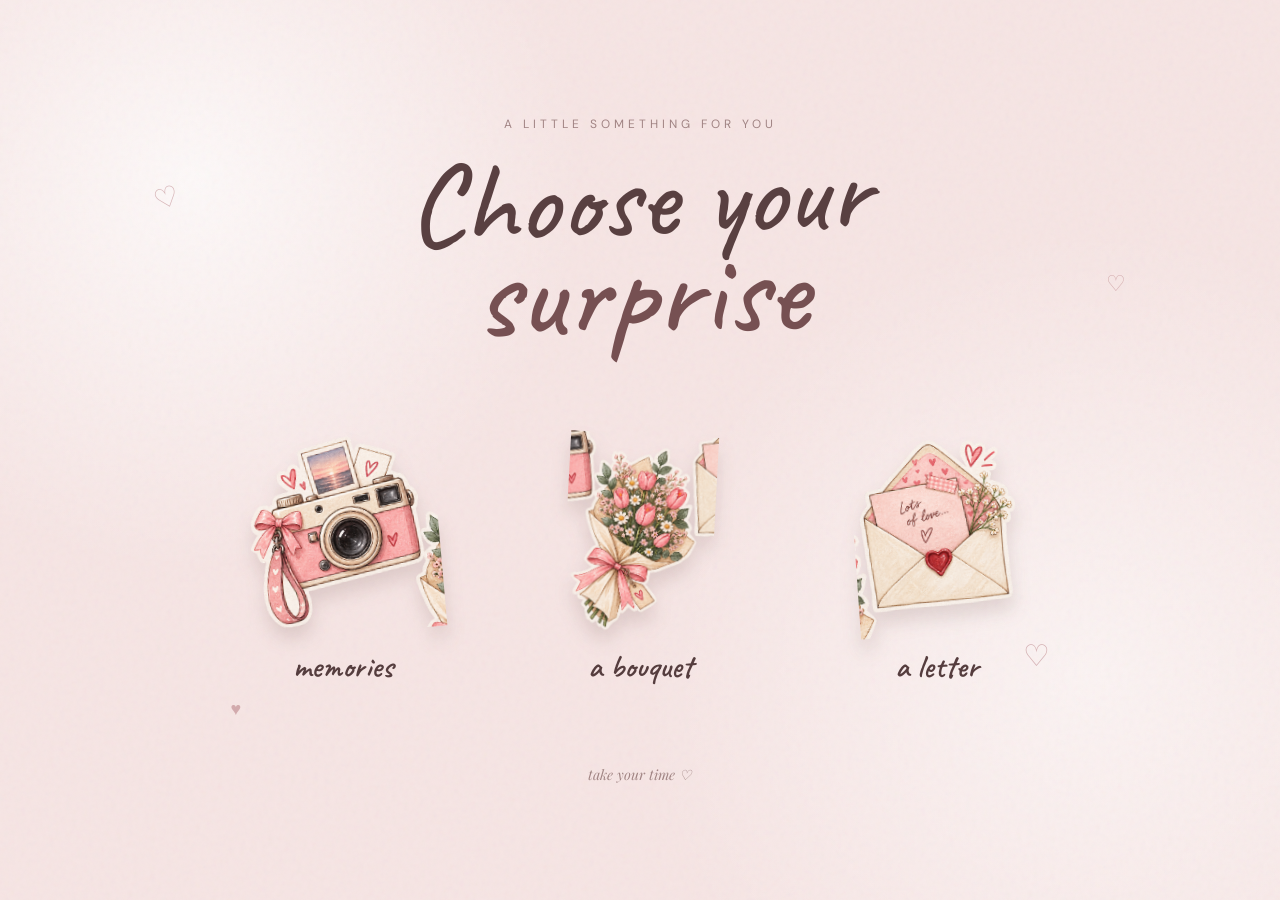
<file: index.html>
<!DOCTYPE html>
<html lang="en">

<head>
  <meta charset="UTF-8">

  <meta name="viewport" content="width=device-width, initial-scale=1.0">

  <title>Our Little Story ♡</title>

  <!-- Google Fonts -->
  <link rel="preconnect" href="https://fonts.googleapis.com">

  <link rel="preconnect" href="https://fonts.gstatic.com" crossorigin>

  <link
    href="https://fonts.googleapis.com/css2?family=Caveat:wght@400;500;600;700&family=DM+Sans:wght@400;500&family=Playfair+Display:ital,wght@0,400;1,400&display=swap"
    rel="stylesheet">

  <!-- CSS -->
  <link rel="stylesheet" href="style.css">
</head>


<body>

  <!-- =========================================
         DECORATIVE HEARTS
    ========================================== -->

  <div class="decor-heart heart-1">♡</div>

  <div class="decor-heart heart-2">♡</div>

  <div class="decor-heart heart-3">♥</div>

  <div class="decor-heart heart-4">♡</div>


  <!-- =========================================
         OPENING PAGE
    ========================================== -->

  <main class="opening-page">


    <!-- Paper texture -->

    <div class="paper-grain"></div>


    <!-- Main content -->

    <section class="opening-content">


      <!-- Small heading -->

      <p class="intro-text">
        a little something for you
      </p>


      <!-- Main title -->

      <h1 class="main-title">

        Choose your

        <span>
          surprise
        </span>

      </h1>


      <!-- =================================
                 THREE SURPRISE OPTIONS
            ================================= -->

      <div class="surprise-options">


        <!-- =============================
                     CAMERA / MEMORIES
                ============================== -->

        <button class="surprise-card camera-card" onclick="selectSurprise('camera')">

          <div class="illustration">

            <img src="assets/camera.png" alt="Camera">

          </div>


          <span class="choice-name">
            memories
          </span>


          <span class="choice-hint">
            little moments
          </span>

        </button>



        <!-- =============================
                     BOUQUET
                ============================== -->

        <button class="surprise-card bouquet-card" onclick="selectSurprise('bouquet')">

          <div class="illustration">

            <img src="assets/bouquet.png" alt="Bouquet">

          </div>


          <span class="choice-name">
            a bouquet
          </span>


          <span class="choice-hint">
            just for you
          </span>

        </button>



        <!-- =============================
                     LETTER / ENVELOPE
                ============================== -->

        <button class="surprise-card envelope-card" onclick="selectSurprise('letter')">

          <div class="illustration">

            <img src="assets/envelope.png" alt="Letter">

          </div>


          <span class="choice-name">
            a letter
          </span>


          <span class="choice-hint">
            from my heart
          </span>

        </button>


      </div>


      <!-- =================================
                 BOTTOM TEXT
            ================================== -->

      <p class="bottom-note">
        take your time ♡
      </p>


    </section>


  </main>


  <!-- =========================================
         JAVASCRIPT
    ========================================== -->

  <script src="script.js"></script>

</body>

</html>
</file>
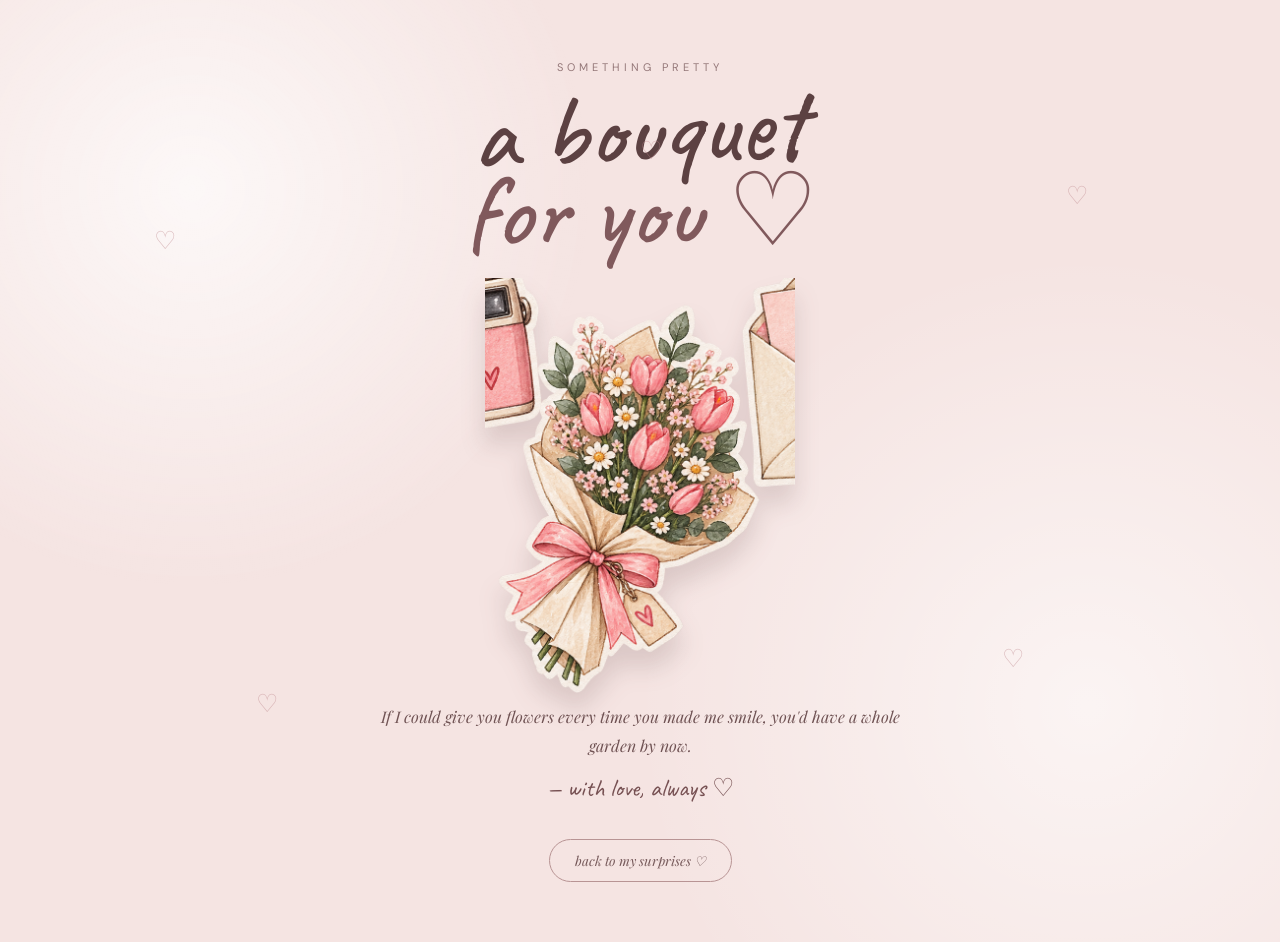
<file: bouquet.html>
<!DOCTYPE html>
<html lang="en">

<head>

  <meta charset="UTF-8">

  <meta name="viewport" content="width=device-width, initial-scale=1.0">

  <title>A Bouquet For You ♡</title>

  <link rel="preconnect" href="https://fonts.googleapis.com">

  <link rel="preconnect" href="https://fonts.gstatic.com" crossorigin>

  <link
    href="https://fonts.googleapis.com/css2?family=Caveat:wght@400;500;600;700&family=DM+Sans:wght@400;500&family=Playfair+Display:ital@0;1&display=swap"
    rel="stylesheet">

  <link rel="stylesheet" href="style.css">

</head>


<body class="bouquet-body">


  <main class="bouquet-page">


    <!-- Small heading -->

    <p class="bouquet-small-title">
      something pretty
    </p>


    <!-- Main heading -->

    <h1 class="bouquet-title">
      a bouquet
      <span>for you ♡</span>
    </h1>


    <!-- Bouquet -->

    <div class="big-bouquet">

      <img src="assets/bouquet.png" alt="A bouquet">

    </div>


    <!-- Message -->

    <div class="bouquet-message">

      <p>
        If I could give you flowers
        every time you made me smile,
        you'd have a whole garden by now.
      </p>

      <span>
        — with love, always ♡
      </span>

    </div>


    <!-- Continue -->

    <button class="bouquet-continue" onclick="window.location.href='index.html'">
      back to my surprises ♡
    </button>


  </main>


  <!-- Floating petals -->

  <div class="petal petal-1">♡</div>
  <div class="petal petal-2">♡</div>
  <div class="petal petal-3">♡</div>
  <div class="petal petal-4">♡</div>
  <div class="petal petal-5">♡</div>


</body>

</html>
</file>
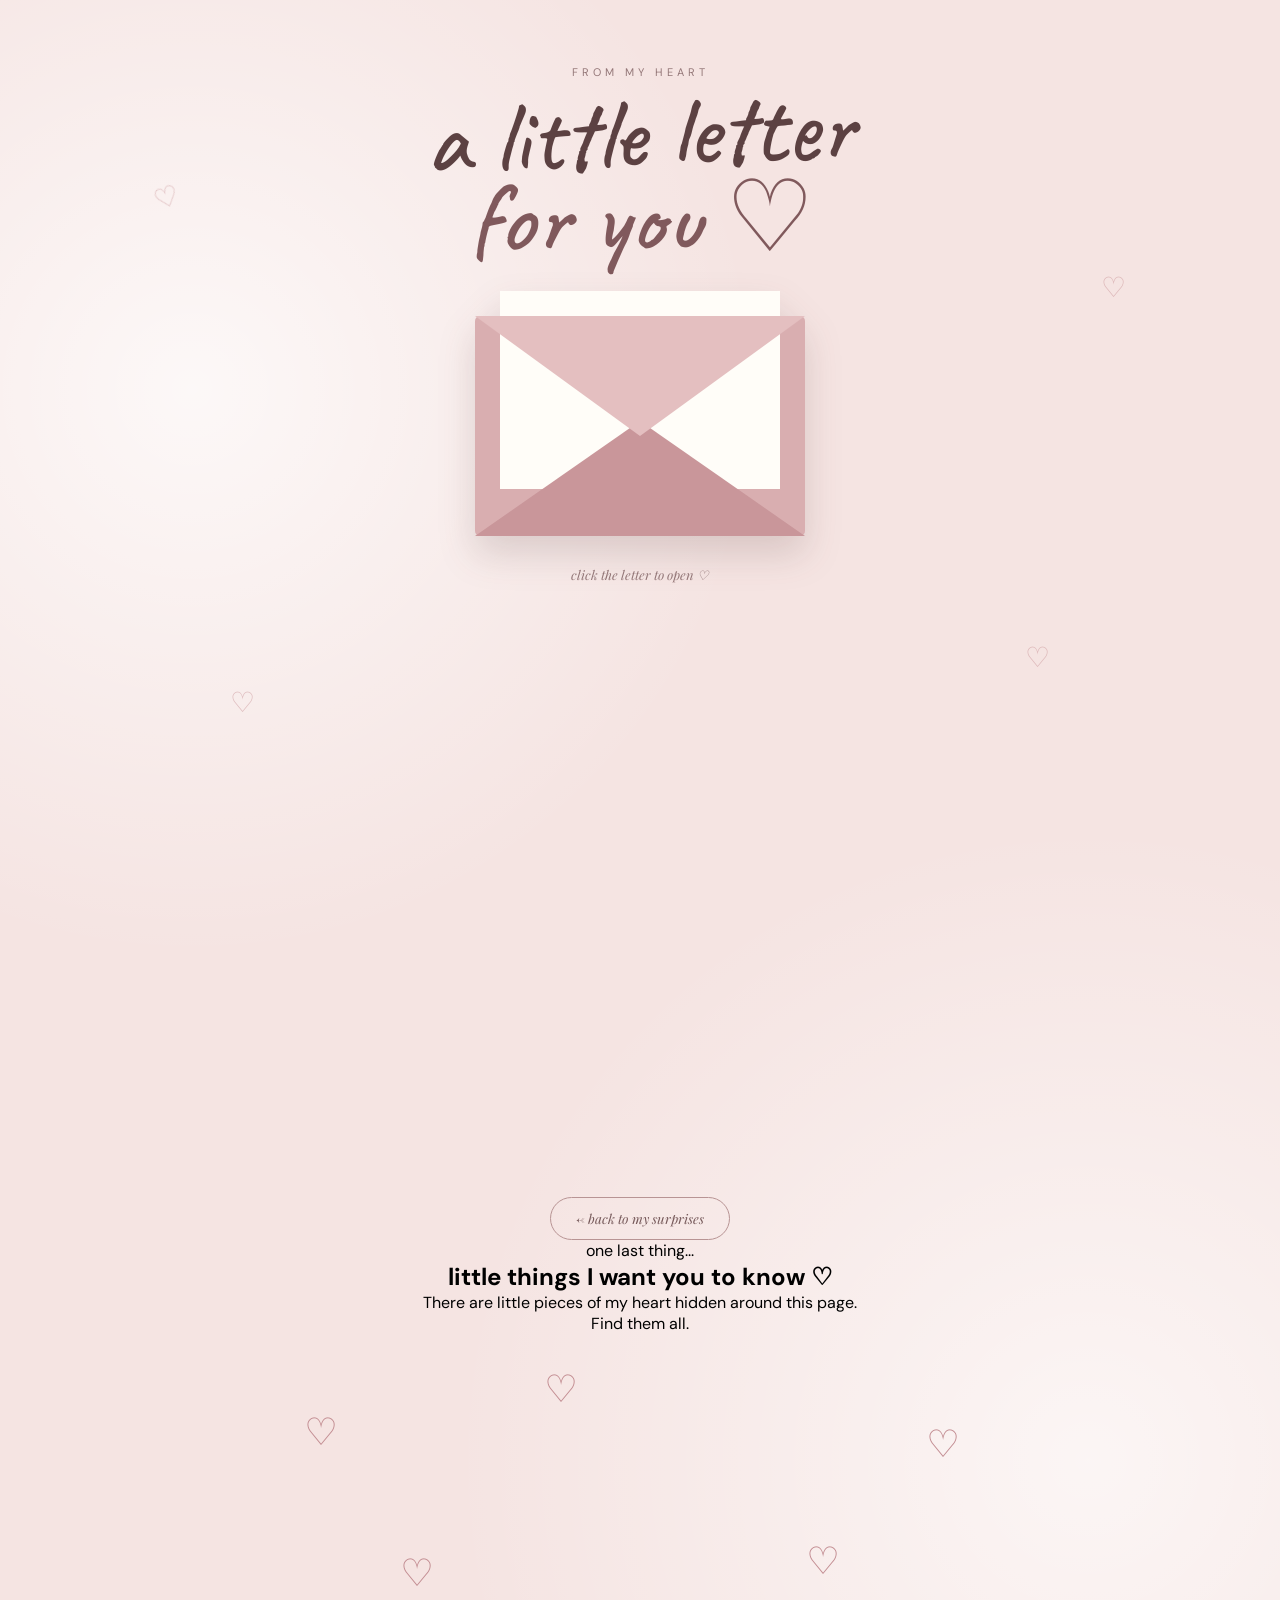
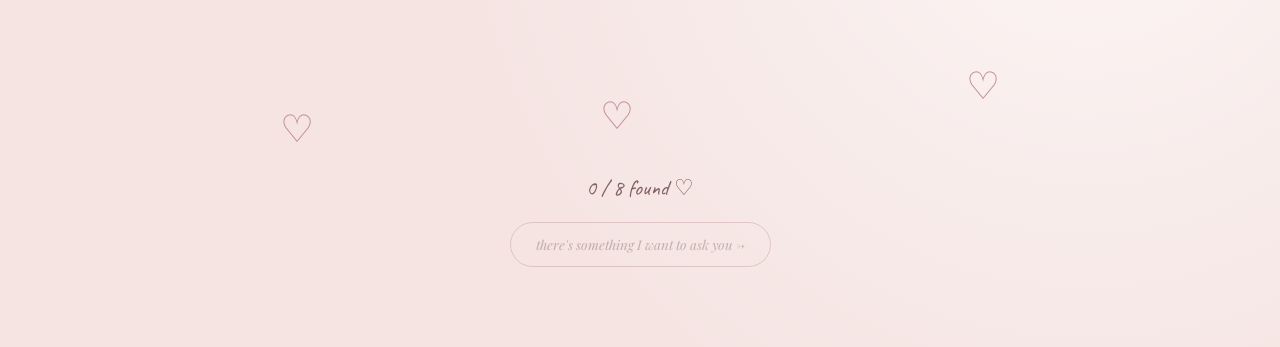
<file: letter.html>
<!DOCTYPE html>
<html lang="en">

<head>

  <meta charset="UTF-8">

  <meta name="viewport" content="width=device-width, initial-scale=1.0">

  <title>A Letter For You ♡</title>

  <link rel="preconnect" href="https://fonts.googleapis.com">

  <link rel="preconnect" href="https://fonts.gstatic.com" crossorigin>

  <link
    href="https://fonts.googleapis.com/css2?family=Caveat:wght@400;500;600;700&family=DM+Sans:wght@400;500&family=Playfair+Display:ital,wght@0,400;0,500;1,400;1,500&display=swap"
    rel="stylesheet">

  <link rel="stylesheet" href="style.css">

</head>


<body class="letter-body">


  <main class="letter-page">


    <!-- Small heading -->

    <p class="letter-small-title">
      from my heart
    </p>


    <!-- Main heading -->

    <h1 class="letter-title">
      a little letter
      <span>for you ♡</span>
    </h1>


    <!-- Envelope -->

    <div class="letter-envelope" id="letterEnvelope" onclick="openLetter()">

      <div class="envelope-back"></div>

      <div class="envelope-paper">

        <span>
          for you ♡
        </span>

      </div>

      <div class="envelope-front"></div>

      <div class="envelope-flap"></div>

    </div>


    <p class="open-hint" id="openHint">
      click the letter to open ♡
    </p>


    <!-- Actual letter -->

    <section class="letter-content" id="letterContent">

      <div class="letter-paper">

        <p class="letter-date">
          for my favourite person ♡
        </p>


        <h2>
          My Love,
        </h2>


        <div class="typewriter-text" id="typewriterText"></div>


        <p class="letter-signature">
          always yours,
          <br>
          <span>♡</span>
        </p>

      </div>

    </section>


    <button class="letter-back" onclick="window.location.href='index.html'">
      ← back to my surprises
    </button>


    <!-- =========================================
       HIDDEN MESSAGES
  ========================================= -->

    <section class="hidden-messages-section">

      <p class="hidden-messages-small">
        one last thing...
      </p>


      <h2 class="hidden-messages-title">
        little things
        <span>I want you to know ♡</span>
      </h2>


      <p class="hidden-messages-description">
        There are little pieces of my heart
        hidden around this page.
        <br>
        Find them all.
      </p>


      <div class="message-area">

        <button class="hidden-heart heart-message-1" onclick="showHiddenMessage(1)">
          ♡
        </button>


        <button class="hidden-heart heart-message-2" onclick="showHiddenMessage(2)">
          ♡
        </button>


        <button class="hidden-heart heart-message-3" onclick="showHiddenMessage(3)">
          ♡
        </button>


        <button class="hidden-heart heart-message-4" onclick="showHiddenMessage(4)">
          ♡
        </button>


        <button class="hidden-heart heart-message-5" onclick="showHiddenMessage(5)">
          ♡
        </button>


        <button class="hidden-heart heart-message-6" onclick="showHiddenMessage(6)">
          ♡
        </button>


        <button class="hidden-heart heart-message-7" onclick="showHiddenMessage(7)">
          ♡
        </button>


        <button class="hidden-heart heart-message-8" onclick="showHiddenMessage(8)">
          ♡
        </button>

      </div>


      <p class="messages-counter">
        <span id="messageCount">0</span> / 8 found ♡
      </p>


      <button class="messages-next" id="messagesNext" onclick="goToFinalQuestion()">

        there's something I want to ask you →

      </button>

    </section>


    <!-- MESSAGE POPUP -->

    <div class="message-popup" id="messagePopup">

      <div class="message-popup-box">

        <button class="close-message" onclick="closeHiddenMessage()">

          ×

        </button>


        <div class="popup-heart">
          ♡
        </div>


        <p id="popupMessage"></p>

      </div>

    </div>




  </main>


  <!-- Floating hearts -->

  <div class="letter-heart heart-1">♡</div>
  <div class="letter-heart heart-2">♡</div>
  <div class="letter-heart heart-3">♡</div>
  <div class="letter-heart heart-4">♡</div>


  <script src="script.js"></script>

</body>

</html>
</file>
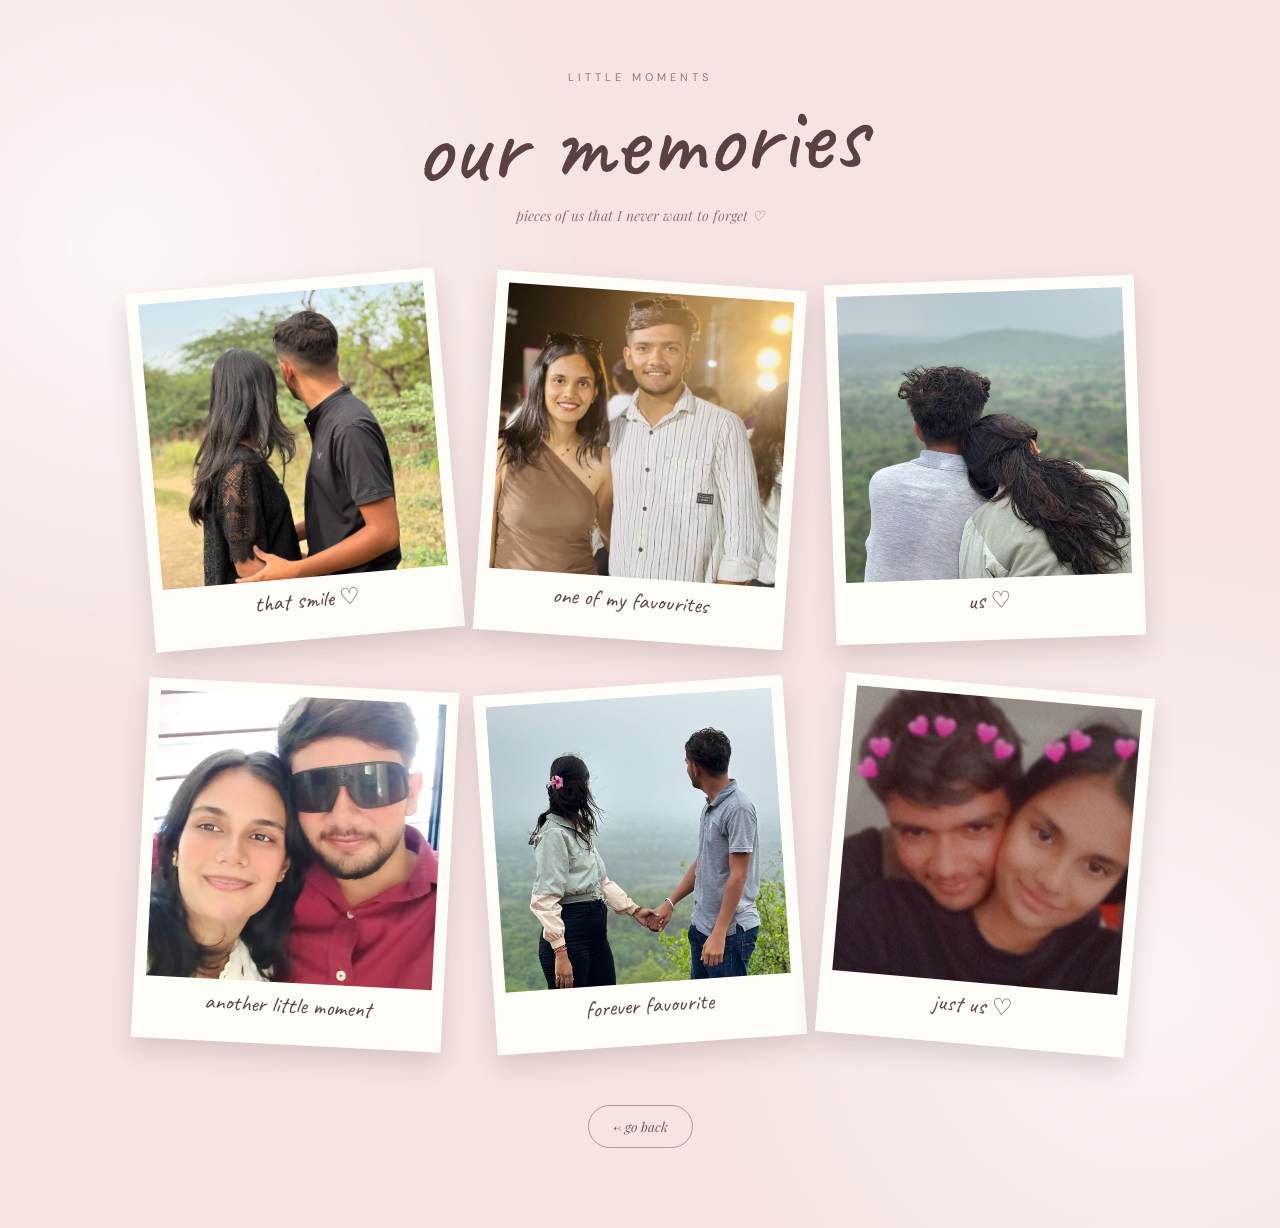
<file: memories.html>
<!DOCTYPE html>
<html lang="en">

<head>
  <meta charset="UTF-8">

  <meta name="viewport" content="width=device-width, initial-scale=1.0">

  <title>Our Memories ♡</title>

  <link rel="preconnect" href="https://fonts.googleapis.com">

  <link rel="preconnect" href="https://fonts.gstatic.com" crossorigin>

  <link
    href="https://fonts.googleapis.com/css2?family=Caveat:wght@400;500;600;700&family=DM+Sans:wght@400;500&family=Playfair+Display:ital@0;1&display=swap"
    rel="stylesheet">

  <link rel="stylesheet" href="style.css">
</head>


<body class="memories-body">

  <main class="memories-page">

    <p class="memories-small-title">
      little moments
    </p>

    <h1 class="memories-title">
      our memories
    </h1>

    <p class="memories-subtitle">
      pieces of us that I never want to forget ♡
    </p>


    <!-- PHOTO WALL -->

    <section class="photo-wall">

      <div class="polaroid polaroid-1">
        <img src="photos/photo1.jpg" alt="Our memory">
        <p>that smile ♡</p>
      </div>


      <div class="polaroid polaroid-2">
        <img src="photos/photo2.jpg" alt="Our memory">
        <p>one of my favourites</p>
      </div>


      <div class="polaroid polaroid-3">
        <img src="photos/photo3.jpg" alt="Our memory">
        <p>us ♡</p>
      </div>


      <div class="polaroid polaroid-4">
        <img src="photos/photo4.jpg" alt="Our memory">
        <p>another little moment</p>
      </div>


      <div class="polaroid polaroid-5">
        <img src="photos/photo5.jpg" alt="Our memory">
        <p>forever favourite</p>
      </div>


      <div class="polaroid polaroid-6">
        <img src="photos/photo6.jpg" alt="Our memory">
        <p>just us ♡</p>
      </div>

    </section>


    <button class="back-button" onclick="window.location.href='index.html'">

      ← go back

    </button>

  </main>


</body>

</html>
</file>
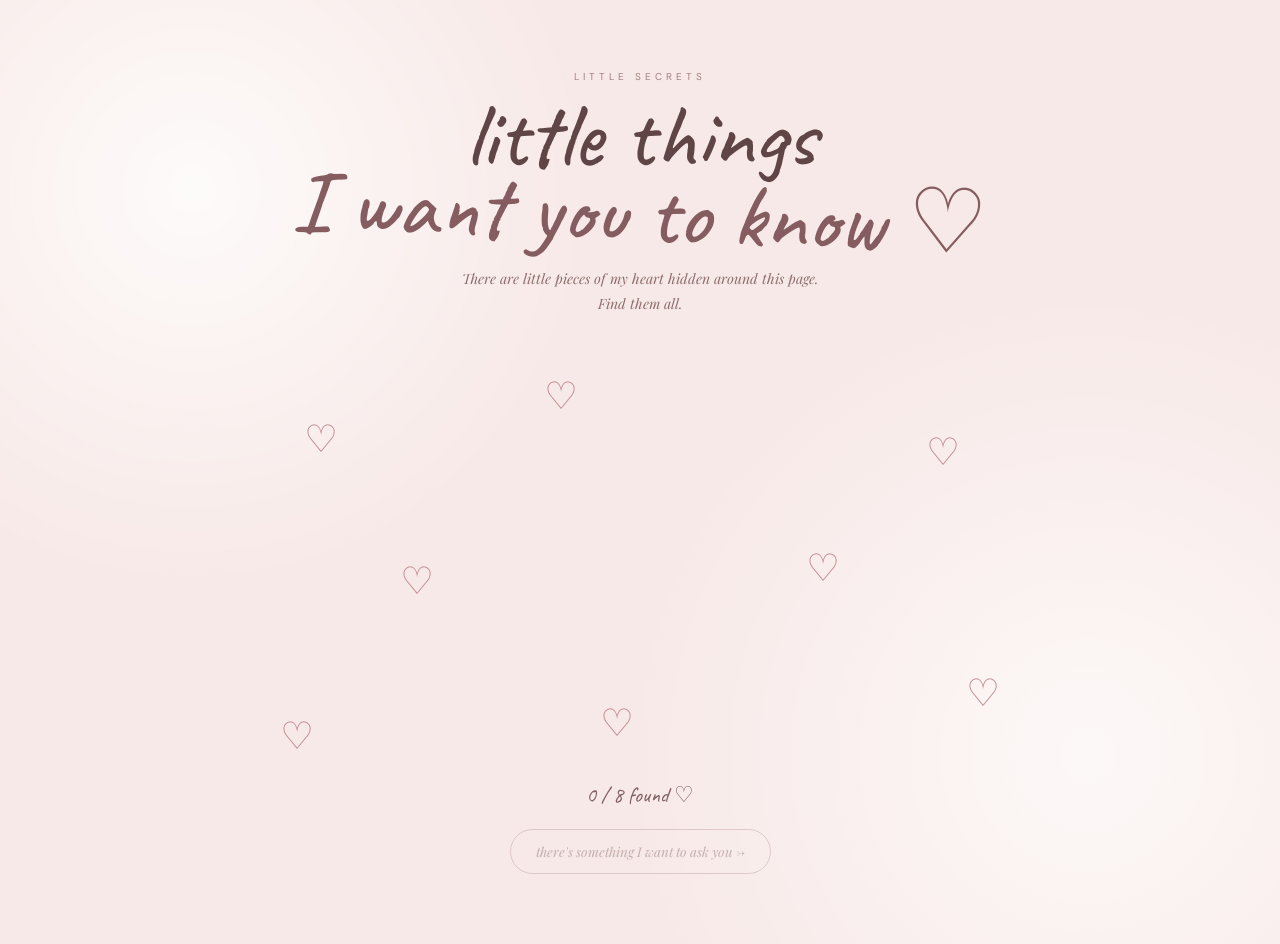
<file: messages.html>
<!DOCTYPE html>
<html lang="en">

<head>

  <meta charset="UTF-8">

  <meta name="viewport" content="width=device-width, initial-scale=1.0">

  <title>Little Things ♡</title>

  <link rel="preconnect" href="https://fonts.googleapis.com">

  <link rel="preconnect" href="https://fonts.gstatic.com" crossorigin>

  <link
    href="https://fonts.googleapis.com/css2?family=Caveat:wght@400;500;600;700&family=DM+Sans:wght@400;500&family=Playfair+Display:ital@0;1&display=swap"
    rel="stylesheet">

  <link rel="stylesheet" href="style.css">

</head>


<body class="messages-body">


  <main class="messages-page">


    <p class="messages-small-title">
      little secrets
    </p>


    <h1 class="messages-title">
      little things
      <span>I want you to know ♡</span>
    </h1>


    <p class="messages-description">
      There are little pieces of my heart
      hidden around this page.
      <br>
      Find them all.
    </p>


    <div class="message-area">


      <button class="hidden-heart heart-message-1" onclick="showHiddenMessage(1)">
        ♡
      </button>


      <button class="hidden-heart heart-message-2" onclick="showHiddenMessage(2)">
        ♡
      </button>


      <button class="hidden-heart heart-message-3" onclick="showHiddenMessage(3)">
        ♡
      </button>


      <button class="hidden-heart heart-message-4" onclick="showHiddenMessage(4)">
        ♡
      </button>


      <button class="hidden-heart heart-message-5" onclick="showHiddenMessage(5)">
        ♡
      </button>


      <button class="hidden-heart heart-message-6" onclick="showHiddenMessage(6)">
        ♡
      </button>


      <button class="hidden-heart heart-message-7" onclick="showHiddenMessage(7)">
        ♡
      </button>


      <button class="hidden-heart heart-message-8" onclick="showHiddenMessage(8)">
        ♡
      </button>


    </div>


    <p class="messages-counter">
      <span id="messageCount">0</span> / 8 found ♡
    </p>


    <button class="messages-next" id="messagesNext" onclick="goToFinalQuestion()">

      there's something I want to ask you →

    </button>


  </main>


  <!-- Popup -->

  <div class="message-popup" id="messagePopup">

    <div class="message-popup-box">

      <button class="close-message" onclick="closeHiddenMessage()">
        ×
      </button>

      <div class="popup-heart">
        ♡
      </div>

      <p id="popupMessage"></p>

    </div>

  </div>


  <script src="script.js"></script>

</body>

</html>
</file>
<file: style.css>
/* =========================================
   RESET
========================================= */

* {
  margin: 0;
  padding: 0;
  box-sizing: border-box;
}

html,
body {
  width: 100%;
  min-height: 100%;
}

body {
  font-family: "DM Sans", sans-serif;
  overflow-x: hidden;
}


/* =========================================
   OPENING PAGE
========================================= */

.opening-page {
  position: relative;

  width: 100%;
  min-height: 100vh;

  display: flex;
  justify-content: center;
  align-items: center;

  overflow: hidden;

  background:
    radial-gradient(circle at 15% 20%,
      rgba(255, 255, 255, 0.75),
      transparent 30%),

    radial-gradient(circle at 85% 75%,
      rgba(255, 255, 255, 0.55),
      transparent 35%),

    #f6e5e4;
}


/* =========================================
   PAPER TEXTURE
========================================= */

.paper-grain {
  position: absolute;
  inset: 0;

  pointer-events: none;

  opacity: 0.12;

  background-image:
    url("data:image/svg+xml,%3Csvg viewBox='0 0 200 200' xmlns='http://www.w3.org/2000/svg'%3E%3Cfilter id='noise'%3E%3CfeTurbulence type='fractalNoise' baseFrequency='.8' numOctaves='3' stitchTiles='stitch'/%3E%3C/filter%3E%3Crect width='100%25' height='100%25' filter='url(%23noise)' opacity='.35'/%3E%3C/svg%3E");

  mix-blend-mode: multiply;

  z-index: 1;
}


/* =========================================
   MAIN CONTENT
========================================= */

.opening-content {
  position: relative;

  z-index: 5;

  width: min(1150px, 94%);

  padding: 50px 20px;

  text-align: center;
}


/* =========================================
   SMALL TOP TEXT
========================================= */

.intro-text {
  font-family: "DM Sans", sans-serif;

  font-size: 12px;

  letter-spacing: 4px;

  text-transform: uppercase;

  color: #8c6c6c;

  margin-bottom: 22px;

  opacity: 0.8;
}


/* =========================================
   MAIN TITLE
========================================= */

.main-title {
  font-family: "Caveat", cursive;

  font-size: clamp(70px, 9vw, 125px);

  font-weight: 500;

  line-height: 0.78;

  color: #594041;

  transform: rotate(-2deg);

  margin-bottom: 75px;
}

.main-title span {
  display: block;

  font-size: 1.08em;

  color: #765052;

  transform: rotate(1deg);
}


/* =========================================
   SURPRISE OPTIONS
========================================= */

.surprise-options {
  display: flex;

  justify-content: center;

  align-items: flex-end;

  gap: clamp(25px, 6vw, 100px);
}


/* =========================================
   SURPRISE CARD
========================================= */

.surprise-card {
  position: relative;

  width: 220px;
  min-height: 290px;

  display: flex;

  flex-direction: column;

  align-items: center;

  justify-content: flex-end;

  border: none;

  background: transparent;

  cursor: pointer;

  color: #594041;

  font-family: inherit;

  transition:
    transform 0.45s cubic-bezier(0.2,
      0.8,
      0.2,
      1);
}


/* =========================================
   HOVER EFFECT
========================================= */

.surprise-card:hover {
  transform:
    translateY(-18px) rotate(-2deg);
}

.bouquet-card:hover {
  transform:
    translateY(-20px) rotate(2deg);
}

.envelope-card:hover {
  transform:
    translateY(-18px) rotate(-3deg);
}


/* =========================================
   ILLUSTRATION
========================================= */

.illustration {
  width: 200px;
  height: 200px;

  display: flex;

  justify-content: center;
  align-items: center;

  position: relative;

  transition:
    transform 0.45s ease;
}

.illustration img {
  display: block;

  width: auto;
  height: auto;

  max-width: 100%;
  max-height: 100%;

  object-fit: contain;

  filter:
    drop-shadow(0 12px 9px rgba(84, 52, 50, 0.15));
}


/* =========================================
   INDIVIDUAL OBJECT ROTATIONS
========================================= */

.camera-card .illustration {
  transform: rotate(-5deg);
}

.bouquet-card .illustration {
  transform: rotate(3deg);
}

.envelope-card .illustration {
  transform: rotate(-4deg);
}


/* =========================================
   ILLUSTRATION HOVER
========================================= */

.surprise-card:hover .illustration {
  transform:
    scale(1.08) rotate(-2deg);
}


/* =========================================
   TEXT UNDER OBJECTS
========================================= */

.choice-name {
  display: block;

  font-family: "Caveat", cursive;

  font-size: 32px;

  font-weight: 600;

  margin-top: 12px;

  color: #553d3e;
}

.choice-hint {
  display: block;

  margin-top: 2px;

  font-family:
    "Playfair Display",
    serif;

  font-size: 12px;

  font-style: italic;

  color: #967778;

  opacity: 0;

  transform: translateY(6px);

  transition:
    opacity 0.3s ease,
    transform 0.3s ease;
}

.surprise-card:hover .choice-hint {
  opacity: 1;

  transform: translateY(0);
}


/* =========================================
   BOTTOM TEXT
========================================= */

.bottom-note {
  margin-top: 60px;

  font-family:
    "Playfair Display",
    serif;

  font-size: 14px;

  font-style: italic;

  color: #8c6d6c;

  opacity: 0.8;
}


/* =========================================
   DECORATIVE HEARTS
========================================= */

.decor-heart {
  position: absolute;

  z-index: 3;

  font-family: "Caveat", cursive;

  color: #b77d82;

  font-size: 28px;

  opacity: 0.55;

  pointer-events: none;

  animation:
    gentleFloat 5s ease-in-out infinite;
}

.heart-1 {
  top: 16%;
  left: 12%;

  transform: rotate(-20deg);
}

.heart-2 {
  top: 28%;
  right: 13%;

  font-size: 22px;

  animation-delay: 1s;
}

.heart-3 {
  bottom: 20%;
  left: 17%;

  font-size: 18px;

  animation-delay: 2s;
}

.heart-4 {
  bottom: 17%;
  right: 18%;

  font-size: 30px;

  animation-delay: 3s;
}


/* =========================================
   HEART ANIMATION
========================================= */

@keyframes gentleFloat {

  0%,
  100% {
    transform:
      translateY(0) rotate(-10deg);
  }

  50% {
    transform:
      translateY(-10px) rotate(8deg);
  }
}


/* =========================================
   CLICK ANIMATION
========================================= */

.surprise-card.clicked {
  animation:
    chooseItem 0.7s ease forwards;
}

@keyframes chooseItem {

  0% {
    transform:
      scale(1) rotate(0);
  }

  40% {
    transform:
      scale(1.12) rotate(-4deg);
  }

  100% {
    transform:
      scale(0.96) rotate(0);

    opacity: 0.7;
  }
}


/* =========================================
   TABLET
========================================= */

@media (max-width: 850px) {

  .surprise-options {
    gap: 10px;
  }

  .surprise-card {
    width: 180px;
  }

  .illustration {
    width: 160px;
    height: 160px;
  }
}


/* =========================================
   MOBILE
========================================= */

@media (max-width: 600px) {

  .opening-page {
    min-height: 100svh;
  }

  .opening-content {
    padding:
      40px 10px;
  }

  .intro-text {
    font-size: 9px;

    letter-spacing: 3px;

    margin-bottom: 18px;
  }

  .main-title {
    font-size: 70px;

    margin-bottom: 35px;
  }

  .surprise-options {
    width: 100%;

    gap: 0;

    align-items: flex-end;
  }

  .surprise-card {
    width: 33.333%;

    min-height: 210px;
  }

  .illustration {
    width: 105px;
    height: 115px;
  }

  .choice-name {
    font-size: 24px;

    margin-top: 8px;
  }

  .choice-hint {
    display: none;
  }

  .bottom-note {
    margin-top: 35px;

    font-size: 12px;
  }

  .decor-heart {
    font-size: 20px;
  }

  .heart-1 {
    left: 5%;
  }

  .heart-2 {
    right: 5%;
  }

  .heart-3 {
    left: 8%;
  }

  .heart-4 {
    right: 8%;
  }
}
/* =========================================
   MEMORIES PAGE
========================================= */

.memories-body {
  background: #f5e4e2;
  min-height: 100vh;
  overflow-x: hidden;
}


.memories-page {
  min-height: 100vh;

  padding: 70px 30px 80px;

  text-align: center;

  background:
    radial-gradient(circle at 10% 20%,
      rgba(255, 255, 255, 0.7),
      transparent 30%),

    radial-gradient(circle at 90% 80%,
      rgba(255, 255, 255, 0.6),
      transparent 30%);
}


/* Heading */

.memories-small-title {
  font-size: 11px;

  letter-spacing: 4px;

  text-transform: uppercase;

  color: #947778;

  margin-bottom: 12px;
}


.memories-title {
  font-family: "Caveat", cursive;

  font-size: clamp(65px, 8vw, 105px);

  font-weight: 500;

  line-height: 0.9;

  color: #5c4142;

  transform: rotate(-2deg);
}


.memories-subtitle {
  font-family: "Playfair Display", serif;

  font-style: italic;

  font-size: 14px;

  color: #947778;

  margin-top: 18px;

  margin-bottom: 55px;
}


/* =========================================
   PHOTO WALL
========================================= */

.photo-wall {
  width: min(1000px, 95%);

  margin: auto;

  display: grid;

  grid-template-columns:
    repeat(3, 1fr);

  gap: 45px 35px;

  align-items: center;
}


/* =========================================
   POLAROID
========================================= */

.polaroid {
  background: #fffdf8;

  padding: 12px 12px 25px;

  box-shadow:
    0 12px 25px rgba(70, 45, 45, 0.16);

  transition:
    transform 0.35s ease,
    box-shadow 0.35s ease;
}


.polaroid img {
  display: block;

  width: 100%;

  aspect-ratio: 1 / 1;

  object-fit: cover;
}


.polaroid p {
  font-family: "Caveat", cursive;

  font-size: 23px;

  color: #604546;

  margin-top: 8px;
}


/* Different handmade rotations */

.polaroid-1 {
  transform: rotate(-5deg);
}

.polaroid-2 {
  transform: rotate(4deg);
}

.polaroid-3 {
  transform: rotate(-2deg);
}

.polaroid-4 {
  transform: rotate(3deg);
}

.polaroid-5 {
  transform: rotate(-4deg);
}

.polaroid-6 {
  transform: rotate(5deg);
}


/* Hover */

.polaroid:hover {
  transform:
    translateY(-12px) rotate(0deg);

  box-shadow:
    0 20px 35px rgba(70, 45, 45, 0.22);

  z-index: 5;
}


/* =========================================
   BACK BUTTON
========================================= */

.back-button {
  margin-top: 60px;

  padding: 12px 24px;

  border: 1px solid #b89494;

  border-radius: 30px;

  background: transparent;

  color: #76595a;

  font-family: "Playfair Display", serif;

  font-style: italic;

  cursor: pointer;

  transition: 0.3s ease;
}


.back-button:hover {
  background: #76595a;

  color: white;

  transform: translateY(-3px);
}


/* =========================================
   MOBILE
========================================= */

@media (max-width: 700px) {

  .memories-page {
    padding: 45px 15px 60px;
  }

  .memories-title {
    font-size: 65px;
  }

  .memories-subtitle {
    margin-bottom: 35px;
  }

  .photo-wall {
    grid-template-columns: repeat(2, 1fr);

    gap: 28px 18px;
  }

  .polaroid {
    padding: 8px 8px 18px;
  }

  .polaroid p {
    font-size: 18px;
  }

}


@media (max-width: 430px) {

  .photo-wall {
    grid-template-columns: 1fr 1fr;

    gap: 22px 12px;
  }

  .polaroid p {
    font-size: 16px;
  }

}
/* =========================================
   BOUQUET PAGE
========================================= */

.bouquet-body {

  min-height: 100vh;

  background: #f5e4e2;

  overflow-x: hidden;
}


.bouquet-page {

  position: relative;

  min-height: 100vh;

  display: flex;

  flex-direction: column;

  align-items: center;

  justify-content: center;

  text-align: center;

  padding: 60px 20px;

  background:
    radial-gradient(circle at 15% 20%,
      rgba(255, 255, 255, 0.75),
      transparent 30%),

    radial-gradient(circle at 85% 75%,
      rgba(255, 255, 255, 0.6),
      transparent 35%);
}


/* =========================================
   SMALL TITLE
========================================= */

.bouquet-small-title {

  font-size: 11px;

  letter-spacing: 4px;

  text-transform: uppercase;

  color: #947778;

  margin-bottom: 15px;
}


/* =========================================
   TITLE
========================================= */

.bouquet-title {

  font-family: "Caveat", cursive;

  font-size: clamp(65px, 8vw, 105px);

  font-weight: 500;

  line-height: 0.8;

  color: #5c4142;

  transform: rotate(-2deg);

  margin-bottom: 25px;
}


.bouquet-title span {

  display: block;

  color: #80595c;

  transform: rotate(2deg);
}


/* =========================================
   BOUQUET IMAGE
========================================= */

.big-bouquet {

  width: min(420px, 75vw);

  height: 420px;

  display: flex;

  align-items: center;

  justify-content: center;

  animation:
    bouquetFloat 4s ease-in-out infinite;
}


.big-bouquet img {

  width: 100%;

  height: 100%;

  object-fit: contain;

  filter:
    drop-shadow(0 18px 12px rgba(80, 50, 50, 0.16));
}


/* =========================================
   FLOATING BOUQUET
========================================= */

@keyframes bouquetFloat {

  0%,
  100% {

    transform:
      translateY(0) rotate(-1deg);

  }

  50% {

    transform:
      translateY(-12px) rotate(1deg);

  }

}


/* =========================================
   MESSAGE
========================================= */

.bouquet-message {

  max-width: 520px;

  margin-top: 5px;

  color: #705354;
}


.bouquet-message p {

  font-family:
    "Playfair Display",
    serif;

  font-size: 16px;

  line-height: 1.8;

  font-style: italic;
}


.bouquet-message span {

  display: block;

  margin-top: 12px;

  font-family: "Caveat", cursive;

  font-size: 25px;

  color: #765052;
}


/* =========================================
   BUTTON
========================================= */

.bouquet-continue {

  margin-top: 35px;

  padding: 12px 25px;

  border: 1px solid #b89494;

  border-radius: 30px;

  background: transparent;

  color: #76595a;

  font-family:
    "Playfair Display",
    serif;

  font-style: italic;

  cursor: pointer;

  transition: all 0.3s ease;
}


.bouquet-continue:hover {

  background: #76595a;

  color: white;

  transform: translateY(-3px);

}


/* =========================================
   FLOATING HEARTS
========================================= */

.petal {

  position: fixed;

  color: #bd858b;

  font-family: "Caveat", cursive;

  font-size: 25px;

  opacity: 0.5;

  pointer-events: none;

  animation:
    floatingPetal 5s ease-in-out infinite;
}


.petal-1 {

  left: 12%;

  top: 25%;

  animation-delay: 0s;
}


.petal-2 {

  right: 15%;

  top: 20%;

  animation-delay: 1s;
}


.petal-3 {

  left: 20%;

  bottom: 20%;

  animation-delay: 2s;
}


.petal-4 {

  right: 20%;

  bottom: 25%;

  animation-delay: 3s;
}


.petal-5 {

  left: 50%;

  top: 15%;

  animation-delay: 1.5s;
}


@keyframes floatingPetal {

  0%,
  100% {

    transform:
      translateY(0) rotate(0deg);

  }

  50% {

    transform:
      translateY(-15px) rotate(12deg);

  }

}


/* =========================================
   MOBILE
========================================= */

@media (max-width: 600px) {

  .bouquet-page {

    padding:
      45px 15px;
  }


  .bouquet-title {

    font-size: 65px;

    margin-bottom: 10px;
  }


  .big-bouquet {

    width: 300px;

    height: 300px;
  }


  .bouquet-message {

    max-width: 330px;
  }


  .bouquet-message p {

    font-size: 14px;

    line-height: 1.7;
  }


  .bouquet-message span {

    font-size: 22px;
  }

}
/* =========================================
   LETTER PAGE
========================================= */

.letter-body {

  min-height: 100vh;

  background: #f5e4e2;

  overflow-x: hidden;
}


.letter-page {

  min-height: 100vh;

  padding: 65px 20px 80px;

  text-align: center;

  display: flex;

  flex-direction: column;

  align-items: center;

  background:
    radial-gradient(circle at 15% 20%,
      rgba(255, 255, 255, 0.75),
      transparent 30%),

    radial-gradient(circle at 85% 75%,
      rgba(255, 255, 255, 0.65),
      transparent 35%);
}


/* =========================================
   TITLE
========================================= */

.letter-small-title {

  font-size: 11px;

  letter-spacing: 4px;

  text-transform: uppercase;

  color: #947778;

  margin-bottom: 12px;
}


.letter-title {

  font-family: "Caveat", cursive;

  font-size: clamp(60px, 8vw, 100px);

  font-weight: 500;

  line-height: 0.85;

  color: #5c4142;

  transform: rotate(-2deg);

  margin-bottom: 40px;
}


.letter-title span {

  display: block;

  color: #80595c;

  transform: rotate(2deg);
}


/* =========================================
   ENVELOPE
========================================= */

.letter-envelope {

  position: relative;

  width: 330px;

  height: 220px;

  cursor: pointer;

  margin-top: 15px;

  filter:
    drop-shadow(0 18px 18px rgba(75, 45, 45, 0.16));

  transition:
    transform 0.4s ease;
}


.letter-envelope:hover {

  transform:
    translateY(-8px) rotate(-1deg);
}


/* Envelope back */

.envelope-back {

  position: absolute;

  inset: 0;

  background: #d9aeb0;

  border-radius: 5px;

  z-index: 1;
}


/* Letter inside */

.envelope-paper {

  position: absolute;

  width: 85%;

  height: 90%;

  left: 7.5%;

  top: -25px;

  background: #fffdf8;

  z-index: 2;

  display: flex;

  justify-content: center;

  align-items: center;

  transition:
    transform 0.8s ease,
    top 0.8s ease;
}


.envelope-paper span {

  font-family: "Caveat", cursive;

  font-size: 25px;

  color: #765052;
}


/* Front */

.envelope-front {

  position: absolute;

  bottom: 0;

  left: 0;

  width: 0;

  height: 0;

  border-left:
    165px solid transparent;

  border-right:
    165px solid transparent;

  border-bottom:
    115px solid #c9969a;

  z-index: 4;
}


/* Flap */

.envelope-flap {

  position: absolute;

  top: 0;

  left: 0;

  width: 0;

  height: 0;

  border-left:
    165px solid transparent;

  border-right:
    165px solid transparent;

  border-top:
    120px solid #e4bfc0;

  transform-origin: top center;

  z-index: 5;

  transition:
    transform 0.8s ease;
}


/* =========================================
   OPEN ENVELOPE
========================================= */

.letter-envelope.open {

  transform:
    translateY(20px);
}


.letter-envelope.open .envelope-flap {

  transform:
    rotateX(180deg);

  z-index: 1;
}


.letter-envelope.open .envelope-paper {

  top: -145px;

  transform:
    translateY(-30px);

  z-index: 6;
}


/* =========================================
   OPEN HINT
========================================= */

.open-hint {

  font-family:
    "Playfair Display",
    serif;

  font-style: italic;

  color: #947778;

  font-size: 13px;

  margin-top: 30px;

  transition:
    opacity 0.4s ease;
}


.open-hint.hide {

  opacity: 0;
}


/* =========================================
   LETTER CONTENT
========================================= */

.letter-content {

  width: min(700px, 92vw);

  margin-top: 30px;

  opacity: 0;

  visibility: hidden;

  transform:
    translateY(30px);

  transition:
    opacity 1s ease,
    transform 1s ease,
    visibility 1s ease;
}


.letter-content.show {

  opacity: 1;

  visibility: visible;

  transform:
    translateY(0);
}


/* =========================================
   PAPER
========================================= */

.letter-paper {

  background: #fffdf8;

  padding:
    55px 65px;

  text-align: left;

  box-shadow:
    0 20px 45px rgba(75, 45, 45, 0.14);

  position: relative;
}


/* Little paper corners */

.letter-paper::before {

  content: "♡";

  position: absolute;

  top: 18px;

  right: 25px;

  font-size: 20px;

  color: #c89599;
}


.letter-date {

  font-family:
    "Playfair Display",
    serif;

  font-size: 13px;

  font-style: italic;

  color: #a17e7f;

  margin-bottom: 30px;
}


.letter-paper h2 {

  font-family:
    "Caveat",
    cursive;

  font-size: 38px;

  font-weight: 500;

  color: #65494a;

  margin-bottom: 20px;
}


/* =========================================
   TYPEWRITER
========================================= */

.typewriter-text {

  font-family:
    "Playfair Display",
    serif;

  font-size: 16px;

  line-height: 2;

  color: #654e4f;

  white-space: pre-line;

  min-height: 200px;
}


.typewriter-text::after {

  content: "|";

  animation:
    blinkCursor 0.8s infinite;

}


@keyframes blinkCursor {

  0%,
  50% {

    opacity: 1;

  }

  51%,
  100% {

    opacity: 0;

  }

}


/* =========================================
   SIGNATURE
========================================= */

.letter-signature {

  font-family:
    "Caveat",
    cursive;

  font-size: 28px;

  color: #765052;

  margin-top: 35px;

  text-align: right;
}


.letter-signature span {

  font-size: 35px;

  color: #bd858b;
}


/* =========================================
   BACK BUTTON
========================================= */

.letter-back {

  margin-top: 45px;

  padding:
    12px 25px;

  border:
    1px solid #b89494;

  border-radius: 30px;

  background: transparent;

  color: #76595a;

  font-family:
    "Playfair Display",
    serif;

  font-style: italic;

  cursor: pointer;

  transition:
    all 0.3s ease;
}


.letter-back:hover {

  background: #76595a;

  color: white;

  transform:
    translateY(-3px);
}


/* =========================================
   FLOATING HEARTS
========================================= */

.letter-heart {

  position: fixed;

  font-family:
    "Caveat",
    cursive;

  font-size: 28px;

  color: #c58b90;

  opacity: 0.5;

  animation:
    letterFloat 5s ease-in-out infinite;

  pointer-events: none;
}


.heart-1 {

  top: 20%;

  left: 12%;
}


.heart-2 {

  top: 30%;

  right: 12%;

  animation-delay: 1s;
}


.heart-3 {

  bottom: 20%;

  left: 18%;

  animation-delay: 2s;
}


.heart-4 {

  bottom: 25%;

  right: 18%;

  animation-delay: 3s;
}


@keyframes letterFloat {

  0%,
  100% {

    transform:
      translateY(0) rotate(0deg);

  }

  50% {

    transform:
      translateY(-15px) rotate(10deg);

  }

}


/* =========================================
   MOBILE
========================================= */

@media (max-width: 600px) {

  .letter-page {

    padding:
      45px 15px 70px;
  }


  .letter-title {

    font-size: 62px;

    margin-bottom: 25px;
  }


  .letter-envelope {

    width: 280px;

    height: 185px;
  }


  .envelope-front {

    border-left-width: 140px;

    border-right-width: 140px;

    border-bottom-width: 98px;
  }


  .envelope-flap {

    border-left-width: 140px;

    border-right-width: 140px;

    border-top-width: 100px;
  }


  .letter-paper {

    padding:
      35px 25px;
  }


  .typewriter-text {

    font-size: 14px;

    line-height: 1.9;
  }

}
/* =========================================
   HIDDEN MESSAGES PAGE
========================================= */

.messages-body {

  min-height: 100vh;

  background: #f7e9e7;

  overflow-x: hidden;
}


.messages-page {

  min-height: 100vh;

  padding: 70px 20px;

  text-align: center;

  display: flex;

  flex-direction: column;

  align-items: center;

  background:
    radial-gradient(circle at 15% 20%,
      rgba(255, 255, 255, 0.8),
      transparent 30%),
    radial-gradient(circle at 85% 80%,
      rgba(255, 255, 255, 0.7),
      transparent 35%);
}


/* TITLE */

.messages-small-title {

  font-family: "DM Sans", sans-serif;

  font-size: 10px;

  letter-spacing: 4px;

  text-transform: uppercase;

  color: #a08081;
}


.messages-title {

  font-family: "Caveat", cursive;

  font-size: clamp(55px, 8vw, 90px);

  line-height: 0.85;

  font-weight: 500;

  color: #604546;

  margin: 15px 0;
}


.messages-title span {

  display: block;

  color: #855c5f;

  transform: rotate(2deg);
}


.messages-description {

  font-family:
    "Playfair Display",
    serif;

  font-style: italic;

  color: #8c6c6d;

  line-height: 1.8;

  font-size: 14px;

  margin-bottom: 25px;
}


/* HEART AREA */

.message-area {

  position: relative;

  width: min(800px, 90vw);

  height: 430px;

  margin-top: 10px;
}


/* HEARTS */

.hidden-heart {

  position: absolute;

  border: none;

  background: transparent;

  font-family: "Caveat", cursive;

  font-size: 38px;

  color: #c28c91;

  cursor: pointer;

  transition:
    transform 0.3s ease,
    opacity 0.3s ease;

  animation:
    softFloat 4s ease-in-out infinite;
}


.hidden-heart:hover {

  transform:
    scale(1.4) rotate(-8deg);

  color: #9f696e;
}


.hidden-heart.found {

  opacity: 0.25;

  transform: scale(0.7);

}


/* POSITIONS */

.heart-message-1 {

  left: 8%;

  top: 15%;
}


.heart-message-2 {

  left: 38%;

  top: 5%;

  animation-delay: 1s;
}


.heart-message-3 {

  right: 10%;

  top: 18%;

  animation-delay: 2s;
}


.heart-message-4 {

  left: 20%;

  top: 48%;

  animation-delay: 0.5s;
}


.heart-message-5 {

  right: 25%;

  top: 45%;

  animation-delay: 1.5s;
}


.heart-message-6 {

  left: 45%;

  bottom: 8%;

  animation-delay: 2.5s;
}


.heart-message-7 {

  right: 5%;

  bottom: 15%;

  animation-delay: 1s;
}


.heart-message-8 {

  left: 5%;

  bottom: 5%;

  animation-delay: 3s;
}


@keyframes softFloat {

  0%,
  100% {

    transform:
      translateY(0);

  }

  50% {

    transform:
      translateY(-12px);

  }

}


/* COUNTER */

.messages-counter {

  font-family:
    "Caveat",
    cursive;

  font-size: 22px;

  color: #806062;
}


/* NEXT BUTTON */

.messages-next {

  margin-top: 20px;

  padding: 13px 25px;

  border: 1px solid #b89596;

  border-radius: 30px;

  background: transparent;

  color: #76595a;

  font-family:
    "Playfair Display",
    serif;

  font-style: italic;

  cursor: pointer;

  opacity: 0.4;

  pointer-events: none;

  transition: 0.3s ease;
}


.messages-next.ready {

  opacity: 1;

  pointer-events: auto;
}


.messages-next.ready:hover {

  background: #76595a;

  color: white;

  transform:
    translateY(-3px);
}


/* =========================================
   POPUP
========================================= */

.message-popup {

  position: fixed;

  inset: 0;

  display: flex;

  justify-content: center;

  align-items: center;

  background:
    rgba(80, 55, 55, 0.28);

  backdrop-filter: blur(5px);

  opacity: 0;

  visibility: hidden;

  transition: 0.4s ease;

  z-index: 100;
}


.message-popup.show {

  opacity: 1;

  visibility: visible;
}


.message-popup-box {

  position: relative;

  width: min(430px, 85vw);

  padding: 55px 35px;

  background: #fffdf8;

  text-align: center;

  box-shadow:
    0 20px 50px rgba(60, 40, 40, 0.2);

  transform:
    scale(0.8);

  transition: 0.4s ease;
}


.message-popup.show .message-popup-box {

  transform:
    scale(1);
}


.close-message {

  position: absolute;

  top: 12px;

  right: 18px;

  border: none;

  background: transparent;

  font-size: 25px;

  color: #997778;

  cursor: pointer;
}


.popup-heart {

  font-family:
    "Caveat",
    cursive;

  font-size: 42px;

  color: #b87880;

  margin-bottom: 15px;
}


#popupMessage {

  font-family:
    "Playfair Display",
    serif;

  font-style: italic;

  font-size: 17px;

  line-height: 1.8;

  color: #654d4e;
}


@media (max-width: 600px) {

  .message-area {

    height: 400px;

  }

  .hidden-heart {

    font-size: 32px;

  }

}
</file>
